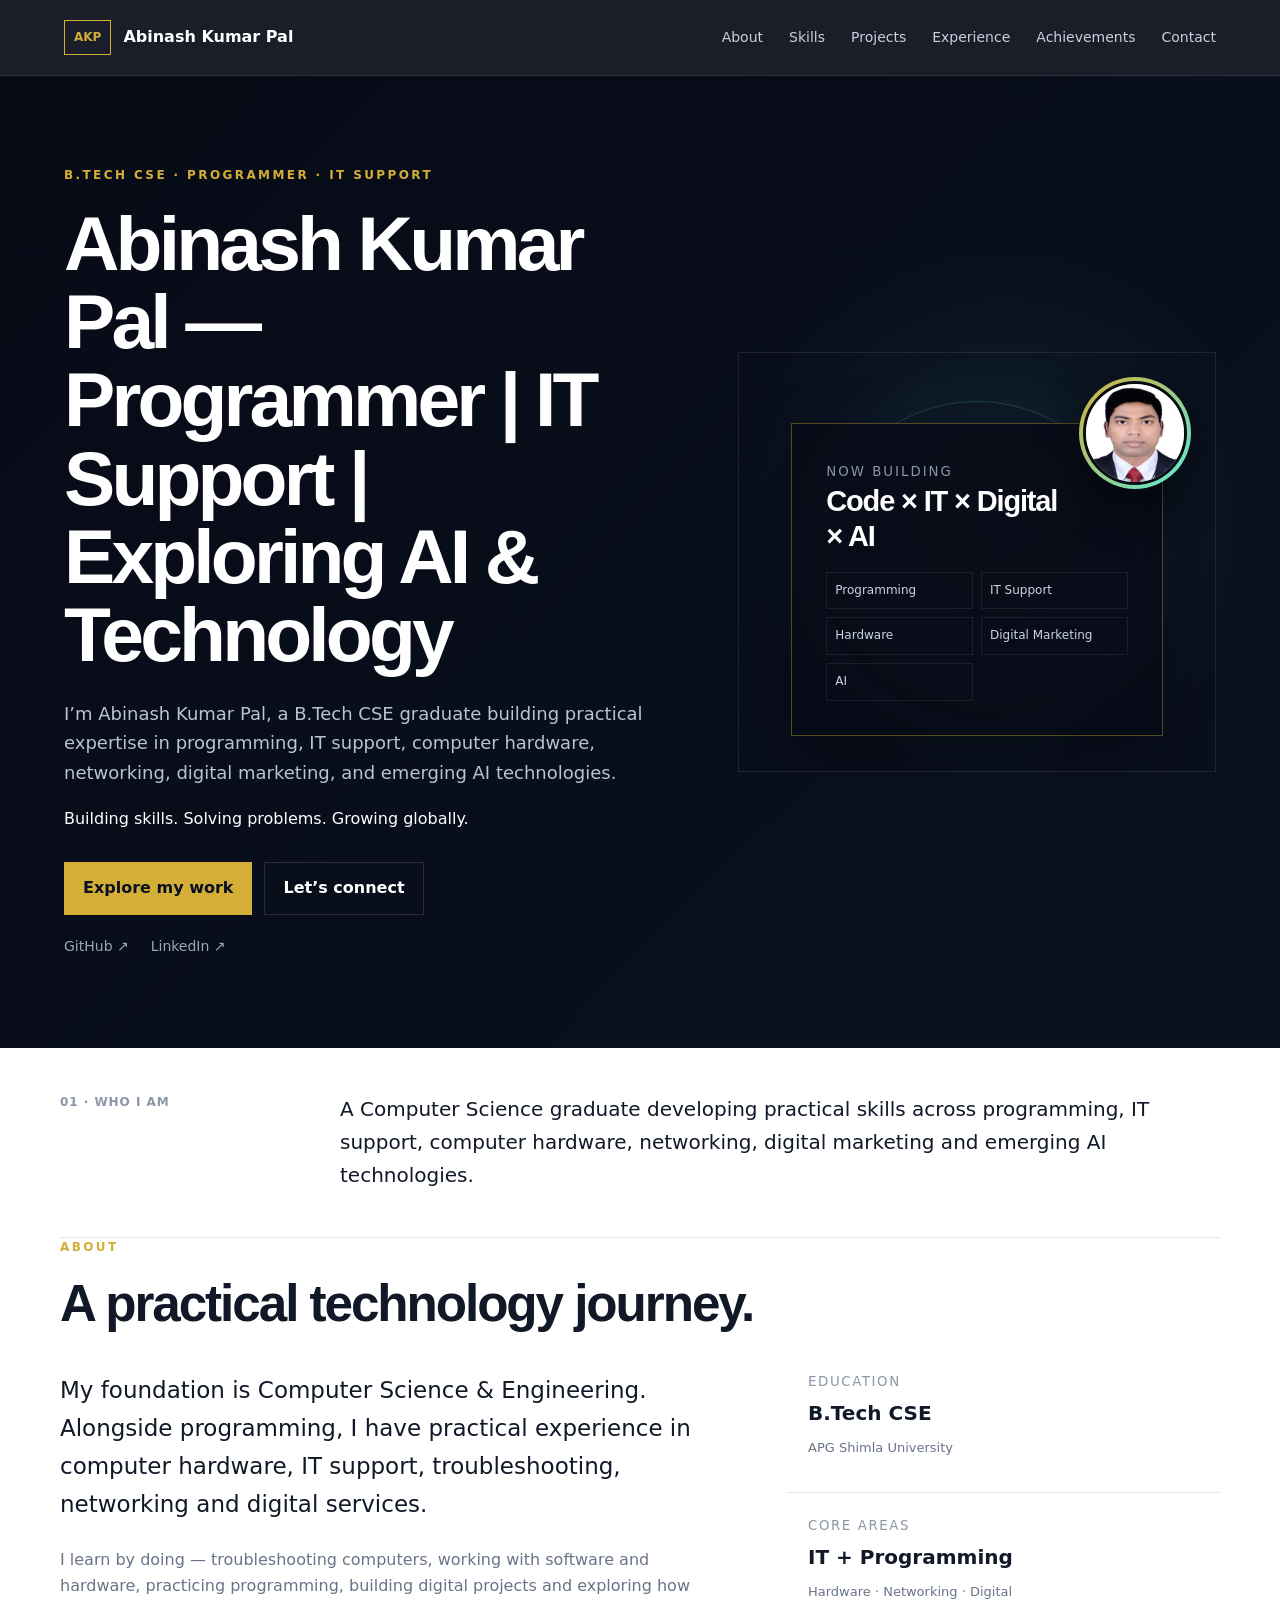
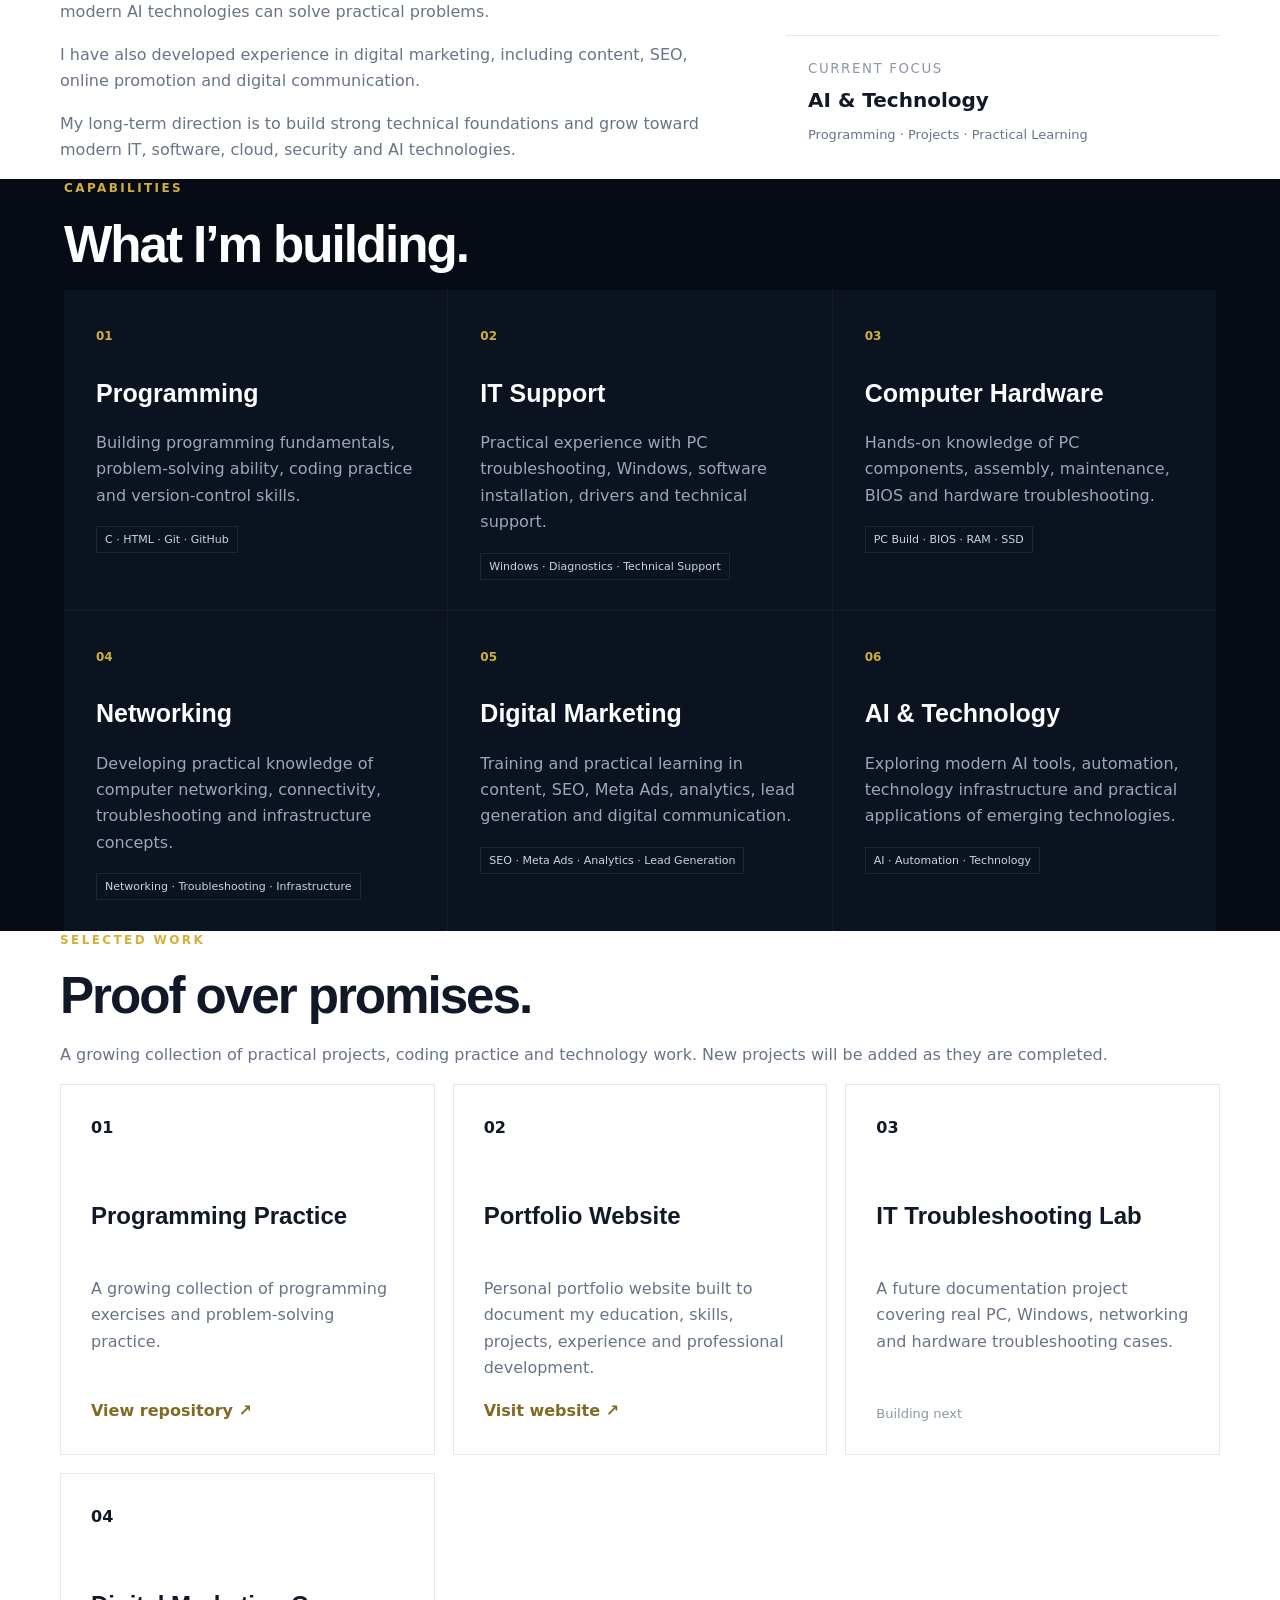
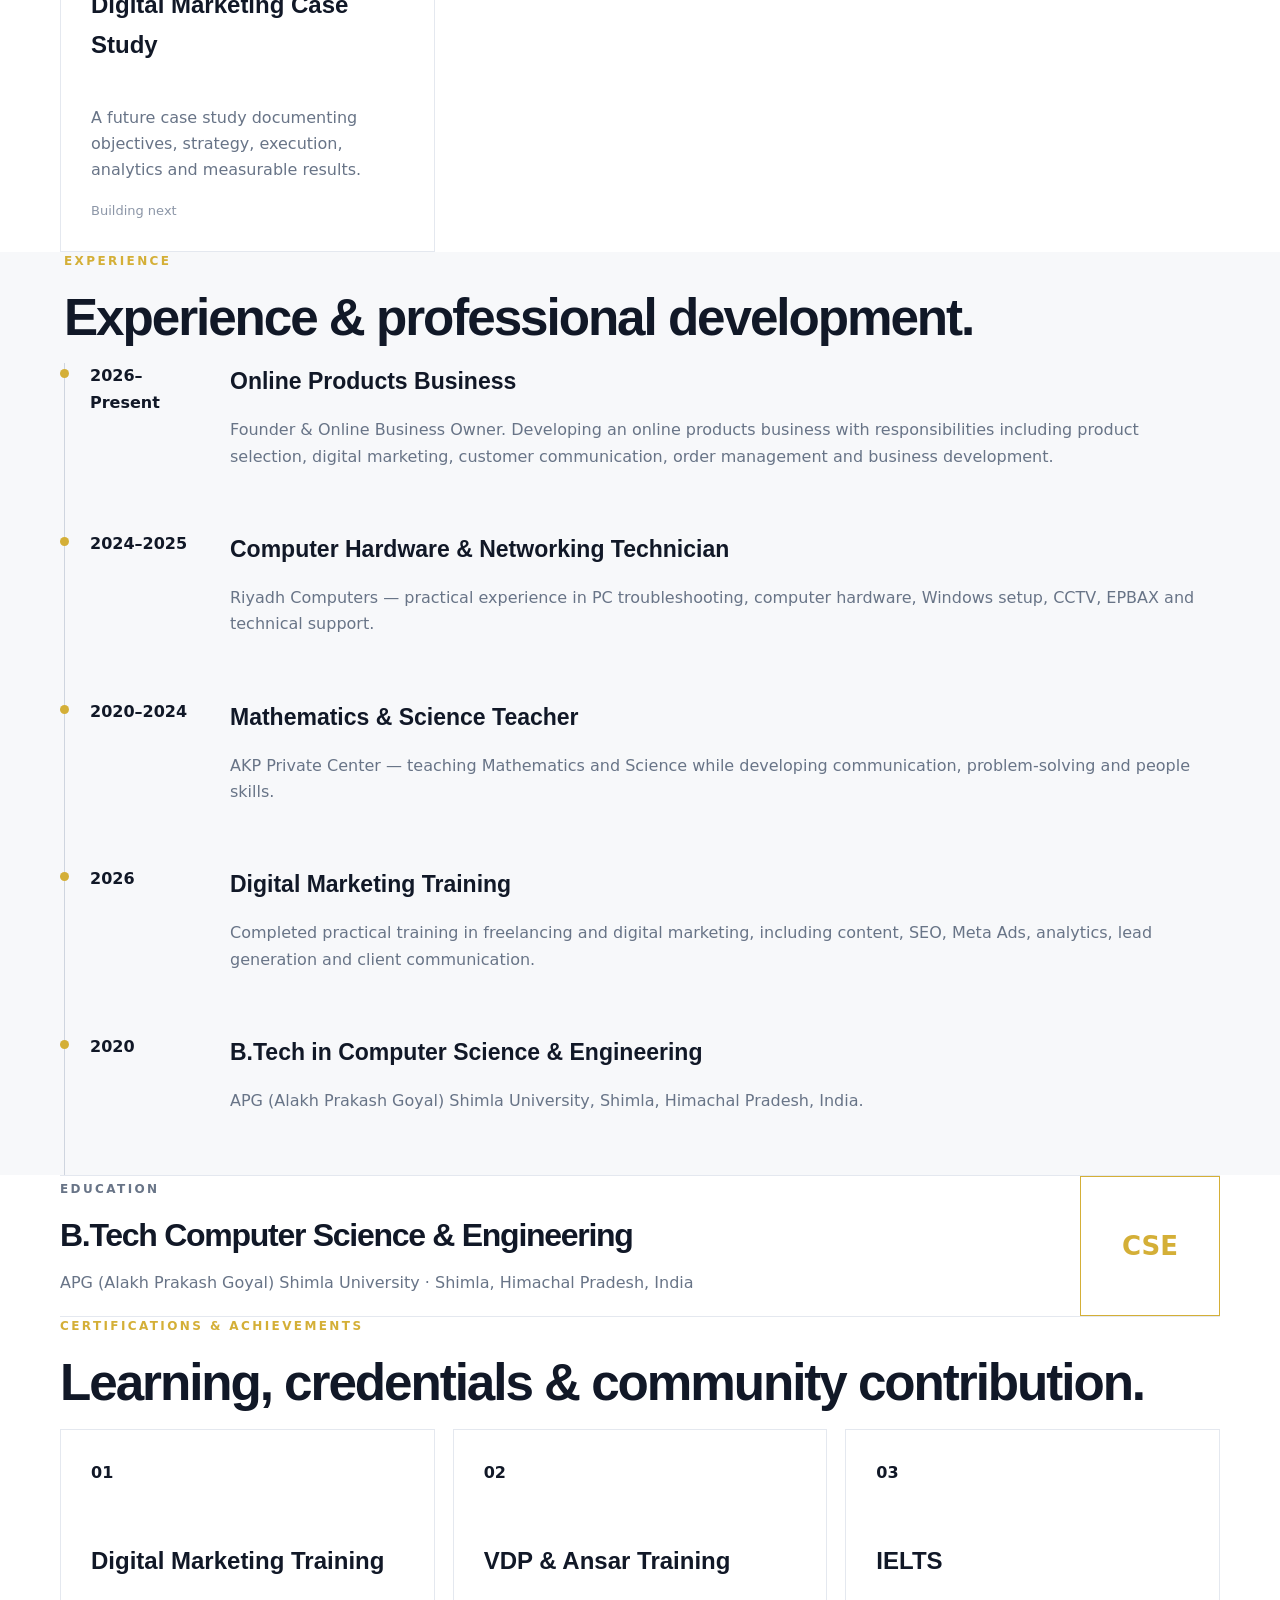
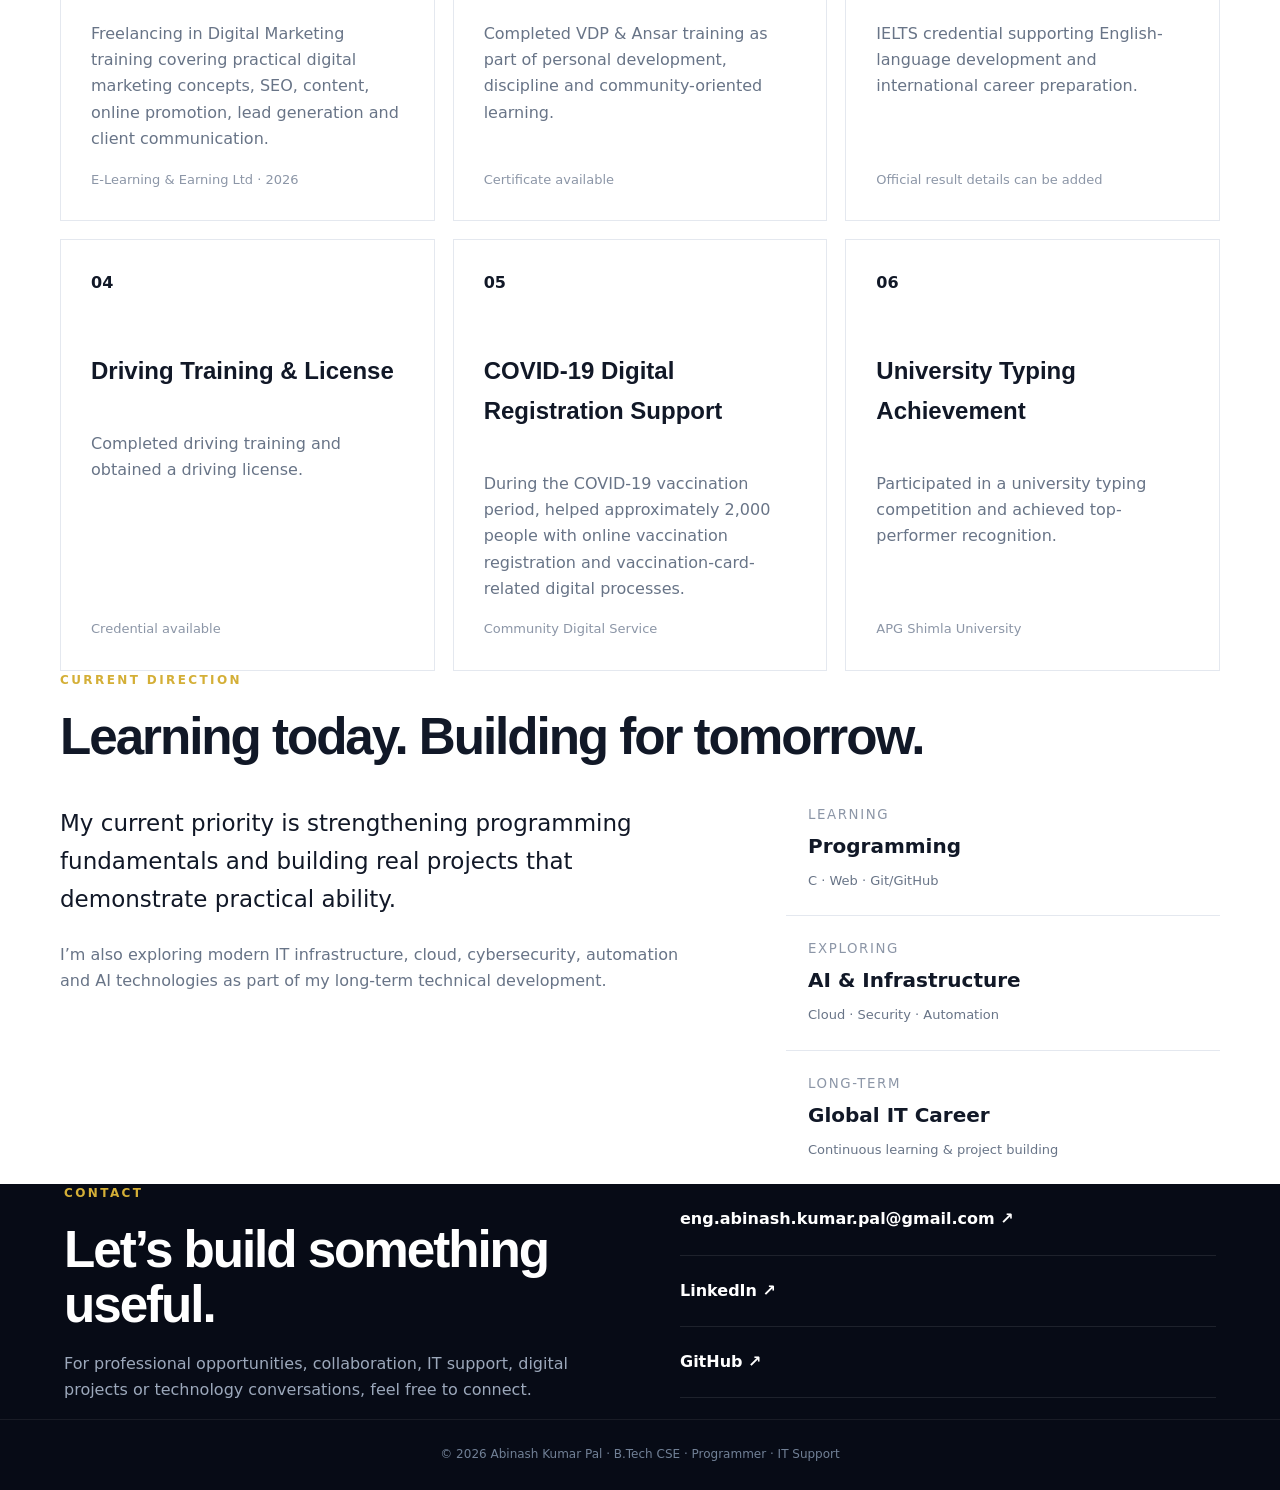
<file: index.html>
<!doctype html>
<html lang="en">
<head>
  <link rel="canonical" href="https://eng-abinashkumarpal.github.io/portfolio/">

  <meta charset="utf-8">
  <meta name="viewport" content="width=device-width,initial-scale=1">

  <meta name="description"
    content="Abinash Kumar Pal — B.Tech CSE graduate, Programmer and IT Support professional exploring programming, computer hardware, networking, digital marketing and AI technology.">

  <meta name="keywords"
    content="Abinash Kumar Pal, Abinash Pal, B.Tech CSE, Programmer, IT Support, Computer Hardware, Networking, Digital Marketing, SEO, AI, Bangladesh">

  <meta name="author" content="Abinash Kumar Pal">

  <title>Abinash Kumar Pal | B.Tech CSE | Programmer | IT Support</title>

  <link rel="stylesheet" href="style.css">
</head>

<body>

<header>
  <a class="brand" href="#home">
    <span>AKP</span> Abinash Kumar Pal
  </a>

  <button id="menu">☰</button>

  <nav>
    <a href="#about">About</a>
    <a href="#skills">Skills</a>
    <a href="#projects">Projects</a>
    <a href="#experience">Experience</a>
    <a href="#achievements">Achievements</a>
    <a href="#contact">Contact</a>
  </nav>
</header>

<main id="home">

<!-- ==================== HERO ==================== -->

<section class="hero">

  <div>

    <p class="eyebrow">
      B.TECH CSE · PROGRAMMER · IT SUPPORT
    </p>

    <h1>
      Abinash Kumar Pal — Programmer | IT Support | Exploring AI & Technology
    </h1>

    <p class="intro">
      I’m Abinash Kumar Pal, a B.Tech CSE graduate building practical
      expertise in programming, IT support, computer hardware, networking,
      digital marketing, and emerging AI technologies.
    </p>

    <p>
      Building skills. Solving problems. Growing globally.
    </p>

    <div class="actions">
      <a class="primary" href="#projects">
        Explore my work
      </a>

      <a href="#contact">
        Let’s connect
      </a>
    </div>

    <div class="links">
      <a href="https://github.com/eng-abinashkumarpal" target="_blank" rel="noopener">
        GitHub ↗
      </a>

      <a href="https://www.linkedin.com/in/abinashkumarpal" target="_blank" rel="noopener">
        LinkedIn ↗
      </a>
    </div>

  </div>

  <div class="visual">

<div class="profile-photo">
  <img
    src="Abinash-Kumar-Pal-Professional-Profile.png"
    alt="Abinash Kumar Pal - Professional Profile"
  >
</div>
    
    <div class="card">

      <small>NOW BUILDING</small>

      <h2>
        Code × IT × Digital<br>
        × AI
      </h2>

      <div class="chips">
        <span>Programming</span>
        <span>IT Support</span>
        <span>Hardware</span>
        <span>Digital Marketing</span>
        <span>AI</span>
      </div>

    </div>

  </div>

</section>


<!-- ==================== INTRO STRIP ==================== -->

<section class="strip">

  <b>01 · WHO I AM</b>

  <p>
    A Computer Science graduate developing practical skills across
    programming, IT support, computer hardware, networking, digital
    marketing and emerging AI technologies.
  </p>

</section>


<!-- ==================== ABOUT ==================== -->

<section id="about">

  <p class="eyebrow">ABOUT</p>

  <h2>
    A practical technology journey.
  </h2>

  <div class="columns">

    <div>

      <p class="lead">
        My foundation is Computer Science & Engineering. Alongside
        programming, I have practical experience in computer hardware,
        IT support, troubleshooting, networking and digital services.
      </p>

      <p>
        I learn by doing — troubleshooting computers, working with
        software and hardware, practicing programming, building digital
        projects and exploring how modern AI technologies can solve
        practical problems.
      </p>

      <p>
        I have also developed experience in digital marketing, including
        content, SEO, online promotion and digital communication.
      </p>

      <p>
        My long-term direction is to build strong technical foundations
        and grow toward modern IT, software, cloud, security and AI
        technologies.
      </p>

    </div>

    <div class="facts">

      <div>
        <small>EDUCATION</small>
        <strong>B.Tech CSE</strong>
        <span>APG Shimla University</span>
      </div>

      <div>
        <small>CORE AREAS</small>
        <strong>IT + Programming</strong>
        <span>Hardware · Networking · Digital</span>
      </div>

      <div>
        <small>CURRENT FOCUS</small>
        <strong>AI & Technology</strong>
        <span>Programming · Projects · Practical Learning</span>
      </div>

    </div>

  </div>

</section>


<!-- ==================== SKILLS ==================== -->

<section id="skills" class="dark">

  <p class="eyebrow">CAPABILITIES</p>

  <h2>
    What I’m building.
  </h2>

  <div class="grid skills">

    <article>
      <b>01</b>
      <h3>Programming</h3>

      <p>
        Building programming fundamentals, problem-solving ability,
        coding practice and version-control skills.
      </p>

      <label>
        C · HTML · Git · GitHub
      </label>
    </article>


    <article>
      <b>02</b>
      <h3>IT Support</h3>

      <p>
        Practical experience with PC troubleshooting, Windows,
        software installation, drivers and technical support.
      </p>

      <label>
        Windows · Diagnostics · Technical Support
      </label>
    </article>


    <article>
      <b>03</b>
      <h3>Computer Hardware</h3>

      <p>
        Hands-on knowledge of PC components, assembly, maintenance,
        BIOS and hardware troubleshooting.
      </p>

      <label>
        PC Build · BIOS · RAM · SSD
      </label>
    </article>


    <article>
      <b>04</b>
      <h3>Networking</h3>

      <p>
        Developing practical knowledge of computer networking,
        connectivity, troubleshooting and infrastructure concepts.
      </p>

      <label>
        Networking · Troubleshooting · Infrastructure
      </label>
    </article>


    <article>
      <b>05</b>
      <h3>Digital Marketing</h3>

      <p>
        Training and practical learning in content, SEO, Meta Ads,
        analytics, lead generation and digital communication.
      </p>

      <label>
        SEO · Meta Ads · Analytics · Lead Generation
      </label>
    </article>


    <article>
      <b>06</b>
      <h3>AI & Technology</h3>

      <p>
        Exploring modern AI tools, automation, technology infrastructure
        and practical applications of emerging technologies.
      </p>

      <label>
        AI · Automation · Technology
      </label>
    </article>

  </div>

</section>


<!-- ==================== PROJECTS ==================== -->

<section id="projects">

  <p class="eyebrow">SELECTED WORK</p>

  <h2>
    Proof over promises.
  </h2>

  <p class="muted">
    A growing collection of practical projects, coding practice and
    technology work. New projects will be added as they are completed.
  </p>

  <div class="grid projects">

    <article>

      <b>01</b>

      <h3>
        Programming Practice
      </h3>

      <p>
        A growing collection of programming exercises and
        problem-solving practice.
      </p>

      <a
        href="https://github.com/eng-abinashkumarpal/programming-practice"
        target="_blank"
        rel="noopener">
        View repository ↗
      </a>

    </article>


    <article>

      <b>02</b>

      <h3>
        Portfolio Website
      </h3>

      <p>
        Personal portfolio website built to document my education,
        skills, projects, experience and professional development.
      </p>

      <a
        href="https://eng-abinashkumarpal.github.io/portfolio/"
        target="_blank"
        rel="noopener">
        Visit website ↗
      </a>

    </article>


    <article>

      <b>03</b>

      <h3>
        IT Troubleshooting Lab
      </h3>

      <p>
        A future documentation project covering real PC, Windows,
        networking and hardware troubleshooting cases.
      </p>

      <span>
        Building next
      </span>

    </article>


    <article>

      <b>04</b>

      <h3>
        Digital Marketing Case Study
      </h3>

      <p>
        A future case study documenting objectives, strategy,
        execution, analytics and measurable results.
      </p>

      <span>
        Building next
      </span>

    </article>

  </div>

</section>


<!-- ==================== EXPERIENCE ==================== -->

<section id="experience" class="journey">

  <p class="eyebrow">
    EXPERIENCE
  </p>

  <h2>
    Experience & professional development.
  </h2>

  <div class="timeline">


    <div>

      <b>2026–Present</b>

      <article>

        <h3>
          Online Products Business
        </h3>

        <p>
          Founder & Online Business Owner. Developing an online
          products business with responsibilities including product
          selection, digital marketing, customer communication,
          order management and business development.
        </p>

      </article>

    </div>


    <div>

      <b>2024–2025</b>

      <article>

        <h3>
          Computer Hardware & Networking Technician
        </h3>

        <p>
          Riyadh Computers — practical experience in PC troubleshooting,
          computer hardware, Windows setup, CCTV, EPBAX and technical
          support.
        </p>

      </article>

    </div>


    <div>

      <b>2020–2024</b>

      <article>

        <h3>
          Mathematics & Science Teacher
        </h3>

        <p>
          AKP Private Center — teaching Mathematics and Science while
          developing communication, problem-solving and people skills.
        </p>

      </article>

    </div>


    <div>

      <b>2026</b>

      <article>

        <h3>
          Digital Marketing Training
        </h3>

        <p>
          Completed practical training in freelancing and digital
          marketing, including content, SEO, Meta Ads, analytics,
          lead generation and client communication.
        </p>

      </article>

    </div>


    <div>

      <b>2020</b>

      <article>

        <h3>
          B.Tech in Computer Science & Engineering
        </h3>

        <p>
          APG (Alakh Prakash Goyal) Shimla University,
          Shimla, Himachal Pradesh, India.
        </p>

      </article>

    </div>

  </div>

</section>


<!-- ==================== EDUCATION ==================== -->

<section class="education">

  <div>

    <p class="eyebrow">
      EDUCATION
    </p>

    <h2>
      B.Tech Computer Science & Engineering
    </h2>

    <p>
      APG (Alakh Prakash Goyal) Shimla University ·
      Shimla, Himachal Pradesh, India
    </p>

  </div>

  <strong>
    CSE
  </strong>

</section>


<!-- ==================== CERTIFICATIONS & ACHIEVEMENTS ==================== -->

<section id="achievements">

  <p class="eyebrow">
    CERTIFICATIONS & ACHIEVEMENTS
  </p>

  <h2>
    Learning, credentials & community contribution.
  </h2>

  <div class="grid projects">


    <article>

      <b>01</b>

      <h3>
        Digital Marketing Training
      </h3>

      <p>
        Freelancing in Digital Marketing training covering practical
        digital marketing concepts, SEO, content, online promotion,
        lead generation and client communication.
      </p>

      <span>
        E-Learning & Earning Ltd · 2026
      </span>

    </article>


    <article>

      <b>02</b>

      <h3>
        VDP & Ansar Training
      </h3>

      <p>
        Completed VDP & Ansar training as part of personal development,
        discipline and community-oriented learning.
      </p>

      <span>
        Certificate available
      </span>

    </article>


    <article>

      <b>03</b>

      <h3>
        IELTS
      </h3>

      <p>
        IELTS credential supporting English-language development and
        international career preparation.
      </p>

      <span>
        Official result details can be added
      </span>

    </article>


    <article>

      <b>04</b>

      <h3>
        Driving Training & License
      </h3>

      <p>
        Completed driving training and obtained a driving license.
      </p>

      <span>
        Credential available
      </span>

    </article>


    <article>

      <b>05</b>

      <h3>
        COVID-19 Digital Registration Support
      </h3>

      <p>
        During the COVID-19 vaccination period, helped approximately
        2,000 people with online vaccination registration and
        vaccination-card-related digital processes.
      </p>

      <span>
        Community Digital Service
      </span>

    </article>


    <article>

      <b>06</b>

      <h3>
        University Typing Achievement
      </h3>

      <p>
        Participated in a university typing competition and achieved
        top-performer recognition.
      </p>

      <span>
        APG Shimla University
      </span>

    </article>

  </div>

</section>


<!-- ==================== LEARNING DIRECTION ==================== -->

<section>

  <p class="eyebrow">
    CURRENT DIRECTION
  </p>

  <h2>
    Learning today. Building for tomorrow.
  </h2>

  <div class="columns">

    <div>

      <p class="lead">
        My current priority is strengthening programming fundamentals
        and building real projects that demonstrate practical ability.
      </p>

      <p>
        I’m also exploring modern IT infrastructure, cloud,
        cybersecurity, automation and AI technologies as part of
        my long-term technical development.
      </p>

    </div>

    <div class="facts">

      <div>
        <small>LEARNING</small>
        <strong>Programming</strong>
        <span>C · Web · Git/GitHub</span>
      </div>

      <div>
        <small>EXPLORING</small>
        <strong>AI & Infrastructure</strong>
        <span>Cloud · Security · Automation</span>
      </div>

      <div>
        <small>LONG-TERM</small>
        <strong>Global IT Career</strong>
        <span>Continuous learning & project building</span>
      </div>

    </div>

  </div>

</section>


<!-- ==================== CONTACT ==================== -->

<section id="contact" class="contact">

  <div>

    <p class="eyebrow">
      CONTACT
    </p>

    <h2>
      Let’s build something useful.
    </h2>

    <p>
      For professional opportunities, collaboration, IT support,
      digital projects or technology conversations, feel free to connect.
    </p>

  </div>

  <div class="contact-links">

    <a href="mailto:eng.abinash.kumar.pal@gmail.com">
      eng.abinash.kumar.pal@gmail.com ↗
    </a>

    <a
      href="https://www.linkedin.com/in/abinashkumarpal"
      target="_blank"
      rel="noopener">
      LinkedIn ↗
    </a>

    <a
      href="https://github.com/eng-abinashkumarpal"
      target="_blank"
      rel="noopener">
      GitHub ↗
    </a>

  </div>

</section>

</main>


<!-- ==================== FOOTER ==================== -->

<footer>
  © <span id="year"></span>
  Abinash Kumar Pal · B.Tech CSE · Programmer · IT Support
</footer>


<script src="script.js"></script>

</body>
</html>
</file>
<file: style.css>
:root{--navy:#070b16;--navy2:#0d1424;--gold:#d4af37;--cyan:#5eead4;--text:#111827;--muted:#687487;--line:#e4e8ef;--max:1160px}*{box-sizing:border-box}html{scroll-behavior:smooth}body{margin:0;font-family:Inter,system-ui,sans-serif;color:var(--text);line-height:1.65}a{text-decoration:none;color:inherit}header{height:76px;position:sticky;top:0;z-index:10;display:flex;align-items:center;justify-content:space-between;padding:0 5vw;background:rgba(7,11,22,.92);backdrop-filter:blur(14px);color:#fff;border-bottom:1px solid #ffffff18}.brand{font-weight:700;display:flex;align-items:center;gap:12px}.brand span{color:var(--gold);border:1px solid var(--gold);padding:7px 9px;font-size:12px}nav{display:flex;gap:26px;font-size:14px;color:#c8d0de}nav a:hover,.links a:hover{color:var(--cyan)}#menu{display:none;background:none;border:0;color:white;font-size:24px}.hero{min-height:calc(100vh - 76px);display:grid;grid-template-columns:1.1fr .9fr;gap:7vw;align-items:center;padding:90px max(5vw,calc((100vw - var(--max))/2));background:radial-gradient(circle at 78% 45%,#5eead415,transparent 24%),linear-gradient(135deg,var(--navy),#0a1020);color:#fff}.eyebrow{font-size:12px;letter-spacing:.2em;color:var(--gold);font-weight:800;margin:0 0 18px}.hero h1,h2,h3{font-family:"Space Grotesk",Inter,sans-serif}.hero h1{font-size:clamp(48px,6vw,82px);line-height:1.02;letter-spacing:-.05em;margin:0 0 25px}.hero h1 em{font-style:normal;color:var(--cyan)}.intro{max-width:680px;color:#b9c3d4;font-size:18px}.actions{display:flex;gap:12px;flex-wrap:wrap;margin:30px 0 20px}.actions a{border:1px solid #ffffff22;padding:12px 18px;font-weight:700}.actions .primary{background:var(--gold);color:#0b1020;border-color:var(--gold)}.links{display:flex;gap:22px;color:#9aa7ba;font-size:14px}.visual{min-height:420px;display:grid;place-items:center;border:1px solid #ffffff16;position:relative;overflow:hidden}.visual:before{content:"";position:absolute;width:320px;height:320px;border:1px solid #5eead433;border-radius:50%;box-shadow:0 0 90px #5eead40d}.card{position:relative;width:76%;padding:34px;border:1px solid #d4af3760;background:#070b16dd;box-shadow:0 30px 70px #0005}.card small{color:#8995a8;letter-spacing:.15em}.card h2{font-size:29px;line-height:1.2}.chips{display:grid;grid-template-columns:1fr 1fr;gap:8px}.chips span{font-size:12px;color:#cbd5e1;border:1px solid #ffffff14;padding:8px}.strip,section:not(.hero){max-width:var(--max);margin:auto;padding:105px max(5vw,0)}.strip{display:grid;grid-template-columns:240px 1fr;gap:40px;border-bottom:1px solid var(--line);padding-top:45px;padding-bottom:45px}.strip p{margin:0;font-size:20px}.strip b{font-size:12px;color:#8c96a7;letter-spacing:.08em}.columns{display:grid;grid-template-columns:1.2fr .8fr;gap:75px}.columns .lead{font-size:23px}.columns p:not(.lead),.muted{color:var(--muted)}.facts{display:grid;gap:1px;background:var(--line)}.facts div{background:#fff;padding:22px}.facts small{display:block;color:#8c96a7;letter-spacing:.12em}.facts strong{display:block;font-size:20px;margin:4px 0}.facts span{font-size:13px;color:var(--muted)}.dark,.contact{max-width:none!important;padding-left:max(5vw,calc((100vw - var(--max))/2));padding-right:max(5vw,calc((100vw - var(--max))/2));background:var(--navy);color:#fff}.dark h2,.contact h2,section h2{font-size:clamp(36px,4vw,58px);line-height:1.08;letter-spacing:-.04em;margin:0 0 18px}.grid{display:grid;grid-template-columns:repeat(3,1fr);gap:1px}.skills{background:#ffffff12}.skills article{background:#0b1220;padding:32px;min-height:250px}.skills h3{font-size:25px;margin:24px 0 8px}.skills p{color:#9ba7ba}.skills label{font-size:11px;color:#cbd5e1;border:1px solid #ffffff14;padding:6px 8px}.skills b,.projects>b{color:var(--gold);font-size:12px}.projects{gap:18px}.projects article{border:1px solid var(--line);padding:30px;min-height:290px;display:flex;flex-direction:column}.projects h3{font-size:24px;margin-top:55px}.projects p{color:var(--muted)}.projects a{margin-top:auto;color:#816b22;font-weight:700}.projects span{margin-top:auto;color:#8c96a7;font-size:13px}.journey{background:#f7f8fa;max-width:none!important;padding-left:max(5vw,calc((100vw - var(--max))/2));padding-right:max(5vw,calc((100vw - var(--max))/2))}.timeline{border-left:1px solid #cfd5df}.timeline>div{display:grid;grid-template-columns:110px 1fr;gap:30px;padding:0 0 45px 25px;position:relative}.timeline>div:before{content:"";position:absolute;left:-5px;top:6px;width:9px;height:9px;border-radius:50%;background:var(--gold)}.timeline>b{color:#8994a7}.timeline h3{margin:0;font-size:23px}.timeline p{color:var(--muted)}.education{display:flex;justify-content:space-between;align-items:center;border-top:1px solid var(--line);border-bottom:1px solid var(--line)}.education h2{font-size:32px}.education p{color:var(--muted)}.education>strong{display:grid;place-items:center;width:140px;height:140px;border:1px solid var(--gold);color:var(--gold);font-size:26px}.contact{display:grid;grid-template-columns:1fr 1fr;gap:80px}.contact p:not(.eyebrow){color:#9ca8bb}.contact-links{display:flex;flex-direction:column}.contact-links a{padding:22px 0;border-bottom:1px solid #ffffff18;font-weight:700}.contact-links a:hover{color:var(--cyan)}footer{background:var(--navy);border-top:1px solid #ffffff12;color:#718096;padding:25px 5vw;font-size:12px;text-align:center}@media(max-width:850px){nav{display:none}#menu{display:block}.hero,.columns,.contact{grid-template-columns:1fr}.hero{padding-top:75px;padding-bottom:75px}.visual{min-height:330px;margin-top:15px}.grid{grid-template-columns:1fr}.strip{grid-template-columns:1fr;gap:12px}.education{flex-direction:column;align-items:flex-start;gap:25px}.timeline>div{grid-template-columns:1fr;gap:4px}.card{width:86%}}


.profile-photo{
  position:absolute;
  top:24px;
  right:24px;
  width:112px;
  height:112px;
  padding:4px;
  border-radius:50%;
  background:linear-gradient(135deg,var(--gold),var(--cyan));
  z-index:3;
  box-shadow:0 18px 45px #0007;
}

.profile-photo img{
  width:100%;
  height:100%;
  display:block;
  object-fit:cover;
  border-radius:50%;
  border:3px solid var(--navy);
}

.visual .card{
  width:78%;
  margin-top:35px;
  position:relative;
  z-index:2;
}

@media(max-width:850px){

  .profile-photo{
    width:90px;
    height:90px;
    top:18px;
    right:18px;
  }

  .visual .card{
    width:88%;
    margin-top:35px;
  }

}
</file>
